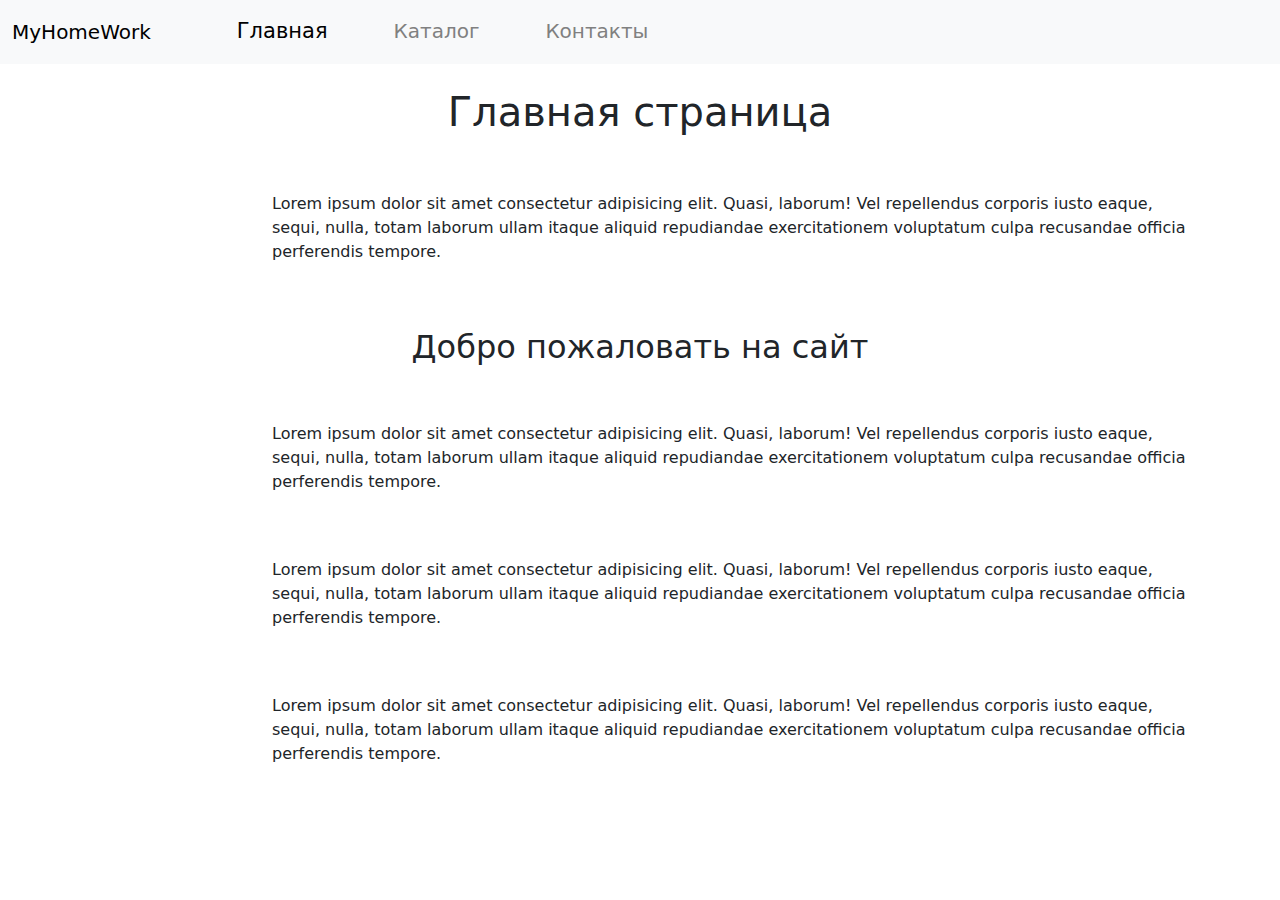
<file: index.html>
<!DOCTYPE html>
<html lang="ru">

<head>
    <meta charset="UTF-8">
    <meta http-equiv="X-UA-Compatible" content="IE=edge">
    <meta name="viewport" content="width=device-width, initial-scale=1.0">
    <title>MyHomeWork</title>
    <link rel="stylesheet" href="css/bootstrap.min.css">
    <link rel="stylesheet" href="css/style.css">

</head>

<body>
    <div class="header">
        <nav class="navbar navbar-expand-lg bg-body-tertiary">
            <div class="container-fluid">
                <a class="navbar-brand" href="#">MyHomeWork</a>
                <button class="navbar-toggler" type="button" data-bs-toggle="collapse" data-bs-target="#navbarSupportedContent" aria-controls="navbarSupportedContent" aria-expanded="false" aria-label="Переключатель навигации">
                    <span class="navbar-toggler-icon"></span>
                </button>
                <div class="collapse navbar-collapse" id="navbarSupportedContent">
                    <div class="container">
                        <ul class="navbar-nav me-auto mb-2 mb-lg-0">
                            <li class="nav-item">
                                <a class="nav-link active" aria-current="page" href="index.html">Главная</a>
                            </li>
                            <li class="nav-item">
                                <a class="nav-link" aria-current="page" href="catalog/catalog.html">Каталог</a>
                            </li>
                            <li class="nav-item">
                                <a class="nav-link" aria-current="page" href="contacts.html">Контакты</a>
                            </li>
                        </ul>
                    </div>
                </div>
            </div>
        </nav>
        <div class="main">
            <div class="container mt-4 ">
                <div class="row">
                    <div class="col-12 text-center">
                        <h1>Главная страница</h1>
                    </div>
                    <div class="offset-2 col-10 mt-5 ">
                        <p>Lorem ipsum dolor sit amet consectetur adipisicing elit. Quasi, laborum! Vel repellendus corporis iusto eaque, sequi, nulla, totam laborum ullam itaque aliquid repudiandae exercitationem voluptatum culpa recusandae officia perferendis
                            tempore.
                        </p>
                    </div>
                    <div class="col-12 text-center mt-5">
                        <h2>Добро пожаловать на сайт</h2>
                    </div>
                    <div class="offset-2 col-10 mt-5 ">
                        <p>Lorem ipsum dolor sit amet consectetur adipisicing elit. Quasi, laborum! Vel repellendus corporis iusto eaque, sequi, nulla, totam laborum ullam itaque aliquid repudiandae exercitationem voluptatum culpa recusandae officia perferendis
                            tempore.
                        </p>
                    </div>
                    <div class="offset-2 col-10 mt-5 ">
                        <p>Lorem ipsum dolor sit amet consectetur adipisicing elit. Quasi, laborum! Vel repellendus corporis iusto eaque, sequi, nulla, totam laborum ullam itaque aliquid repudiandae exercitationem voluptatum culpa recusandae officia perferendis
                            tempore.
                        </p>
                    </div>
                    <div class="offset-2 col-10 mt-5 ">
                        <p>Lorem ipsum dolor sit amet consectetur adipisicing elit. Quasi, laborum! Vel repellendus corporis iusto eaque, sequi, nulla, totam laborum ullam itaque aliquid repudiandae exercitationem voluptatum culpa recusandae officia perferendis
                            tempore.
                        </p>
                    </div>
                </div>
            </div>

        </div>
        <script src="js/bootstrap.min.js"></script>
</body>

</html>
</file>
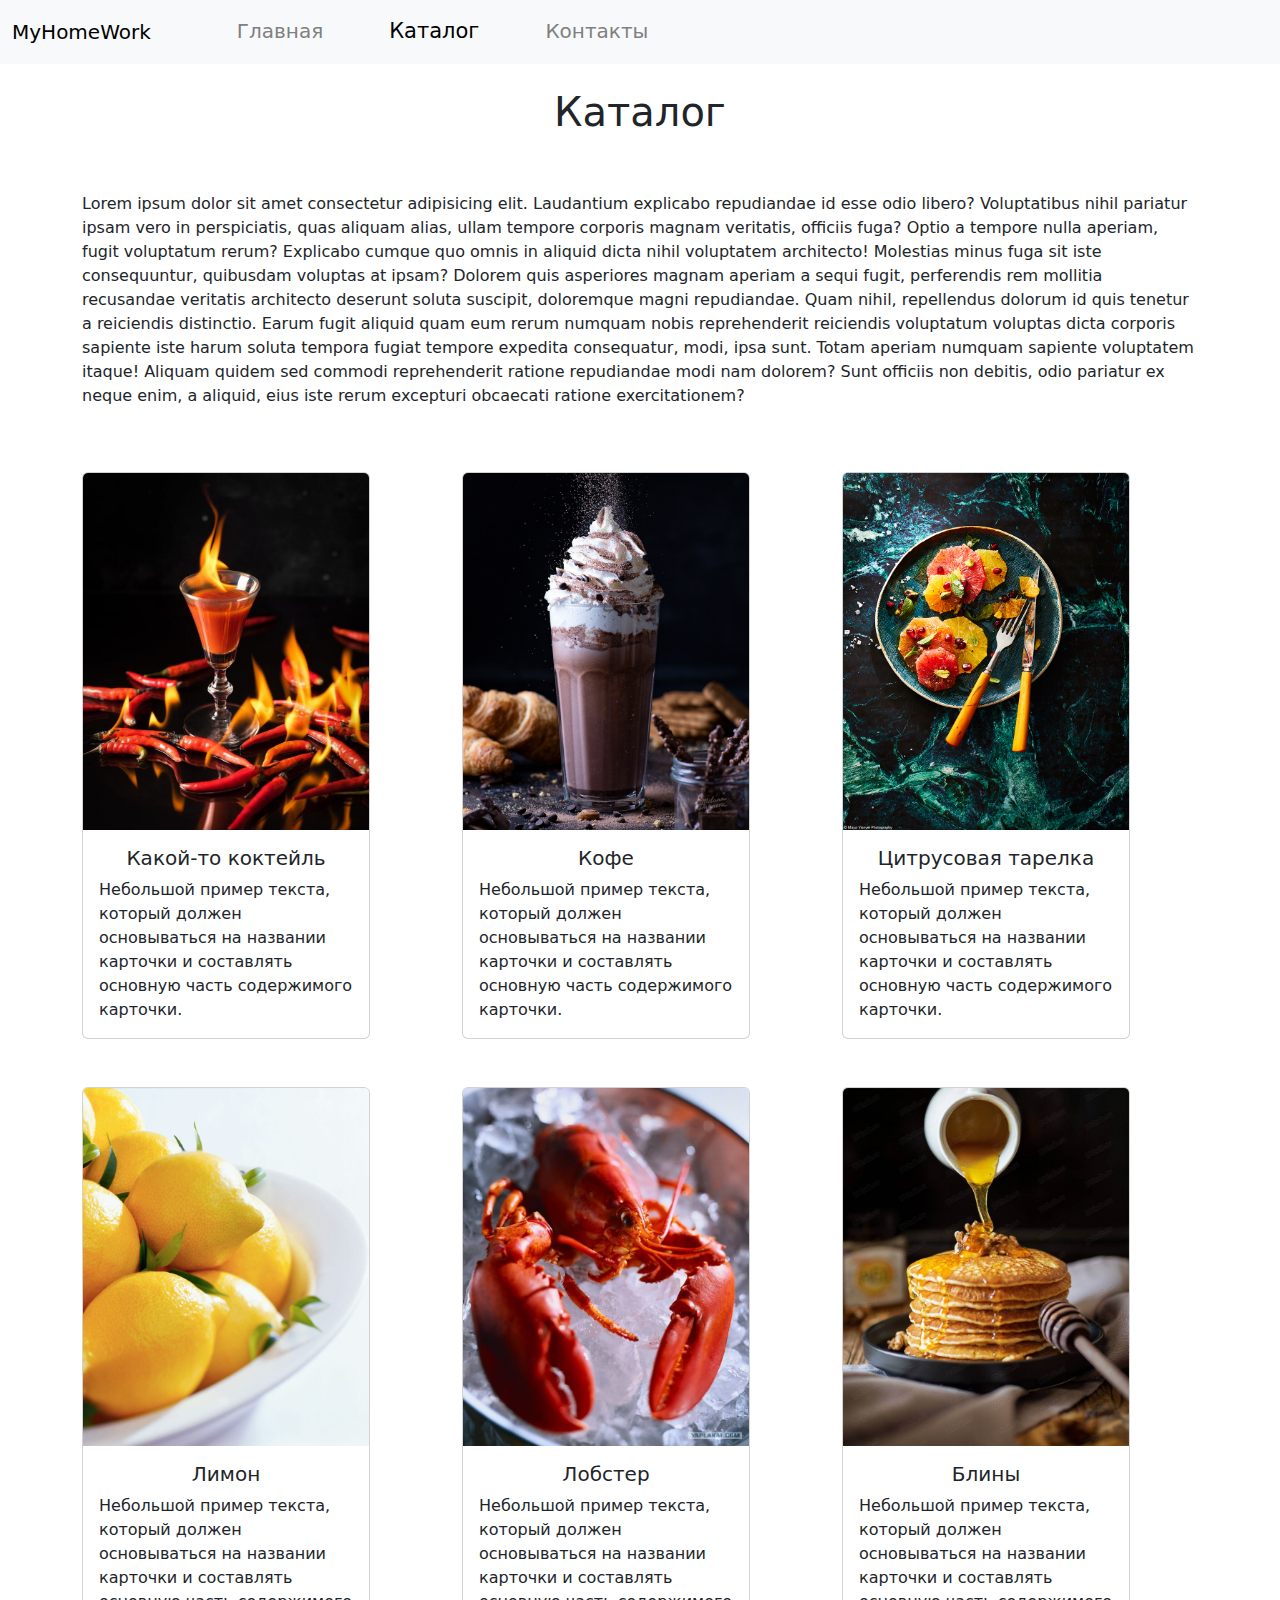
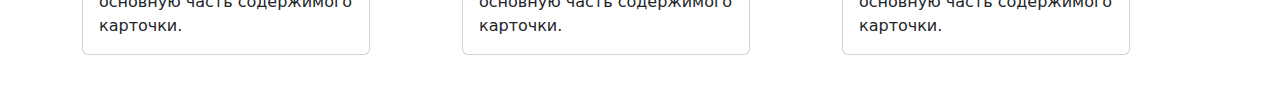
<file: catalog/catalog.html>
<!DOCTYPE html>
<html lang="ru">

<head>
    <meta charset="UTF-8">
    <meta http-equiv="X-UA-Compatible" content="IE=edge">
    <meta name="viewport" content="width=device-width, initial-scale=1.0">
    <title>Каталог</title>
    <link rel="stylesheet" href="../css/bootstrap.min.css">
    <link rel="stylesheet" href="../css/style.css">
</head>

<body>
    <nav class="navbar navbar-expand-lg bg-body-tertiary">
        <div class="container-fluid">
            <a class="navbar-brand" href="#">MyHomeWork</a>
            <button class="navbar-toggler" type="button" data-bs-toggle="collapse" data-bs-target="#navbarSupportedContent" aria-controls="navbarSupportedContent" aria-expanded="false" aria-label="Переключатель навигации">
                <span class="navbar-toggler-icon"></span>
            </button>
            <div class="collapse navbar-collapse" id="navbarSupportedContent">
                <div class="container">
                    <ul class="navbar-nav me-auto mb-2 mb-lg-0">
                        <li class="nav-item">
                            <a class="nav-link" aria-current="page" href="../index.html">Главная</a>
                        </li>
                        <li class="nav-item">
                            <a class="nav-link active" aria-current="page" href="catalog.html">Каталог</a>
                        </li>
                        <li class="nav-item">
                            <a class="nav-link" aria-current="page" href="../contacts.html">Контакты</a>
                        </li>
                    </ul>
                </div>
            </div>
        </div>
    </nav>
    <div class="main">
        <div class="container mt-4">
            <div class="row">
                <div class="col-12 text-center">
                    <h1>Каталог</h1>
                </div>
            </div>
            <div class="row">
                <div class="col mt-5">
                    <p>Lorem ipsum dolor sit amet consectetur adipisicing elit. Laudantium explicabo repudiandae id esse odio libero? Voluptatibus nihil pariatur ipsam vero in perspiciatis, quas aliquam alias, ullam tempore corporis magnam veritatis, officiis
                        fuga? Optio a tempore nulla aperiam, fugit voluptatum rerum? Explicabo cumque quo omnis in aliquid dicta nihil voluptatem architecto! Molestias minus fuga sit iste consequuntur, quibusdam voluptas at ipsam? Dolorem quis asperiores
                        magnam aperiam a sequi fugit, perferendis rem mollitia recusandae veritatis architecto deserunt soluta suscipit, doloremque magni repudiandae. Quam nihil, repellendus dolorum id quis tenetur a reiciendis distinctio. Earum fugit
                        aliquid quam eum rerum numquam nobis reprehenderit reiciendis voluptatum voluptas dicta corporis sapiente iste harum soluta tempora fugiat tempore expedita consequatur, modi, ipsa sunt. Totam aperiam numquam sapiente voluptatem
                        itaque! Aliquam quidem sed commodi reprehenderit ratione repudiandae modi nam dolorem? Sunt officiis non debitis, odio pariatur ex neque enim, a aliquid, eius iste rerum excepturi obcaecati ratione exercitationem?
                    </p>
                </div>
            </div>
        </div>
        <div class="section">
            <div class="container mt-5 mb-5">
                <div class="row">
                    <div class="col">
                        <div class="card" style="width: 18rem;">
                            <img src="../img/cards_catalog/coctail.jpg" class="card-img-top" alt="коктейль">
                            <div class="card-body">
                                <h5 class="card-title text-center">Какой-то коктейль</h5>
                                <p class="card-text">Небольшой пример текста, который должен основываться на названии карточки и составлять основную часть содержимого карточки.</p>
                            </div>
                        </div>
                    </div>
                    <div class="col">
                        <div class="card" style="width: 18rem;">
                            <img src="../img/cards_catalog/coffee.jpg" class="card-img-top" alt="кофе">
                            <div class="card-body">
                                <h5 class="card-title text-center">Кофе</h5>
                                <p class="card-text">Небольшой пример текста, который должен основываться на названии карточки и составлять основную часть содержимого карточки.</p>
                            </div>
                        </div>
                    </div>
                    <div class="col">
                        <div class="card" style="width: 18rem;">
                            <img src="../img/cards_catalog/grape.jpg" class="card-img-top" alt="грейпфрут">
                            <div class="card-body">
                                <h5 class="card-title text-center">Цитрусовая тарелка</h5>
                                <p class="card-text">Небольшой пример текста, который должен основываться на названии карточки и составлять основную часть содержимого карточки.</p>
                            </div>
                        </div>
                    </div>
                </div>
                <div class="row mt-5">
                    <div class="col">
                        <div class="card" style="width: 18rem;">
                            <img src="../img/cards_catalog/lemon.jpg" class="card-img-top" alt="лимон">
                            <div class="card-body">
                                <h5 class="card-title text-center">Лимон</h5>
                                <p class="card-text">Небольшой пример текста, который должен основываться на названии карточки и составлять основную часть содержимого карточки.</p>
                            </div>
                        </div>
                    </div>
                    <div class="col">
                        <div class="card" style="width: 18rem;">
                            <img src="../img/cards_catalog/lobster.jpg" class="card-img-top" alt="лобстер">
                            <div class="card-body">
                                <h5 class="card-title text-center">Лобстер</h5>
                                <p class="card-text">Небольшой пример текста, который должен основываться на названии карточки и составлять основную часть содержимого карточки.</p>
                            </div>
                        </div>
                    </div>
                    <div class="col">
                        <div class="card" style="width: 18rem;">
                            <img src="../img/cards_catalog/paincake.jpg" class="card-img-top" alt="блины">
                            <div class="card-body">
                                <h5 class="card-title text-center">Блины</h5>
                                <p class="card-text">Небольшой пример текста, который должен основываться на названии карточки и составлять основную часть содержимого карточки.</p>
                            </div>
                        </div>
                    </div>
                </div>


            </div>
        </div>
    </div>
    <script src="../js/bootstrap.min.js"></script>
</body>

</html>
</file>
<file: css/style.css>
.navbar-nav {
    display: flex;
    justify-content: start;
}

.nav-link {
    margin-left: 50px;
    font-size: 20px;
    color: grey;
}

.active {
    font-size: 21px;
    font-weight: 500;
}

.nav-item:hover {
    color: green;
}
</file>
